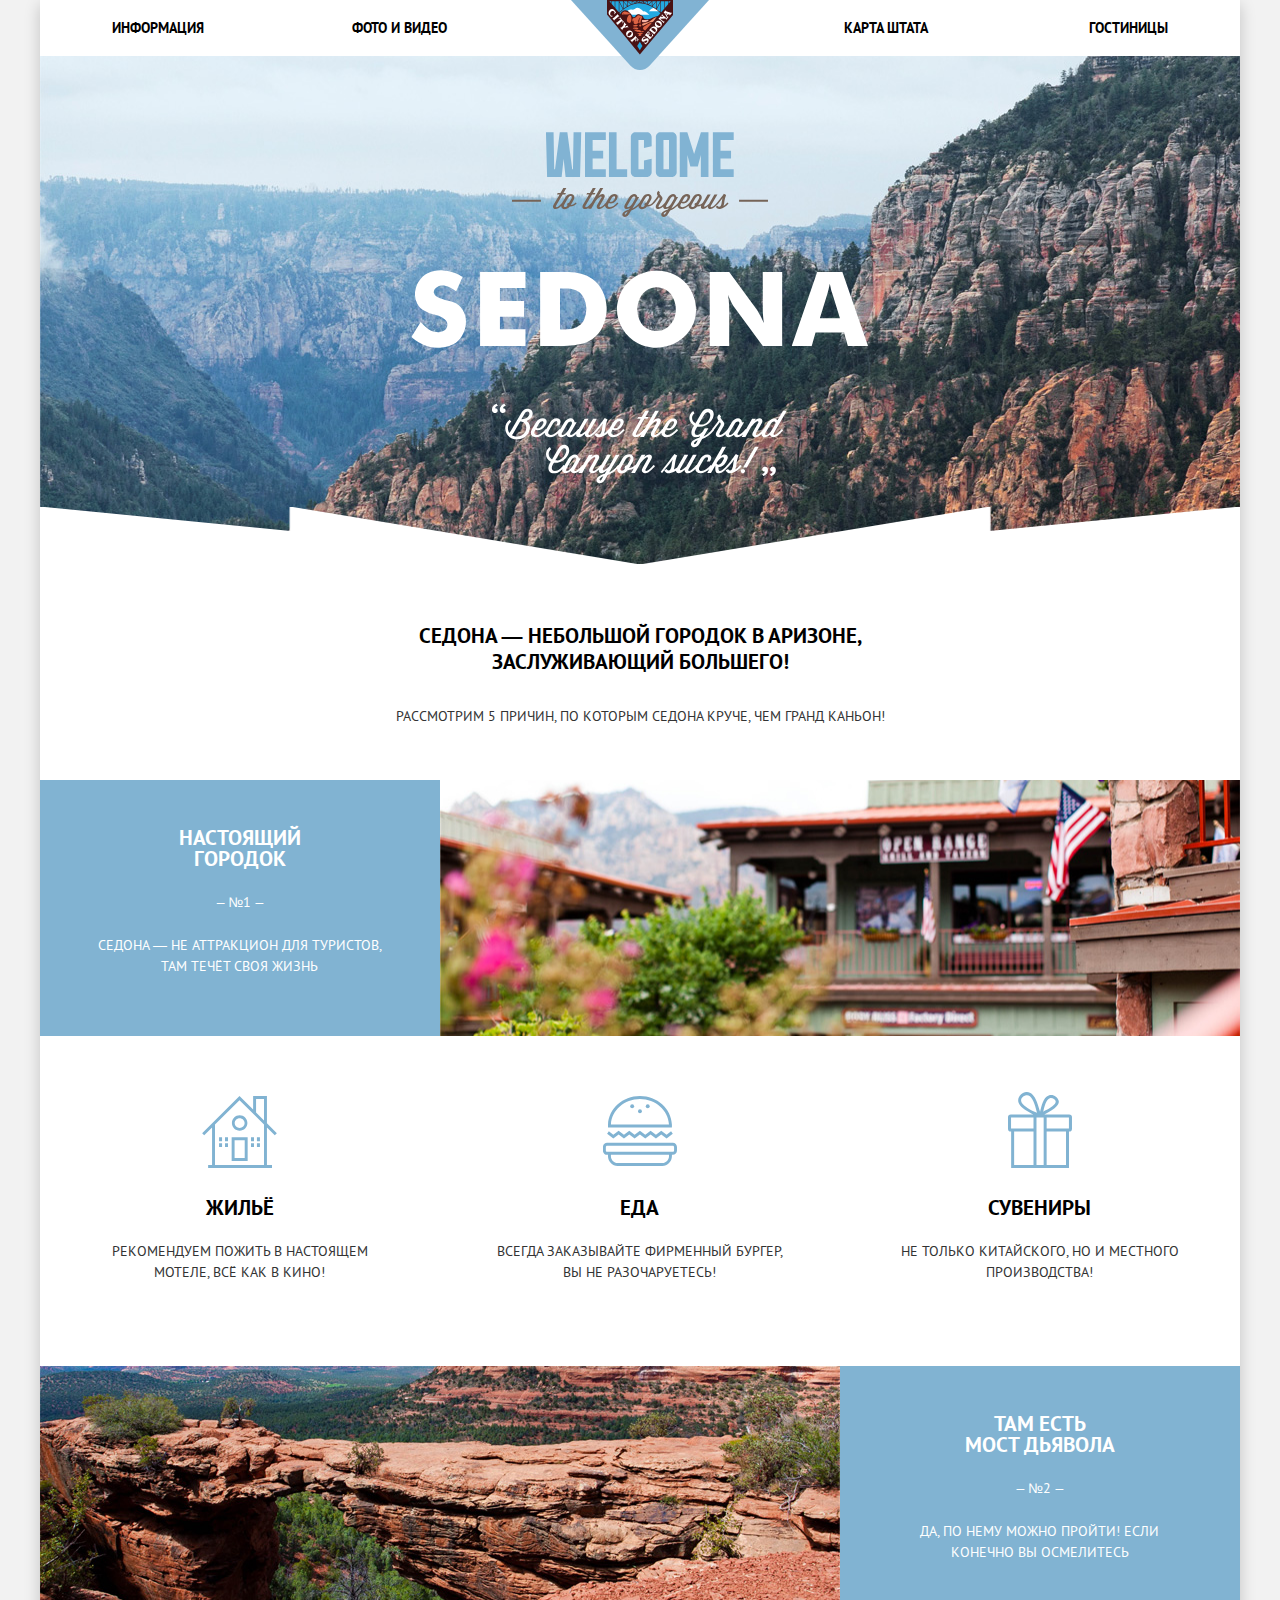
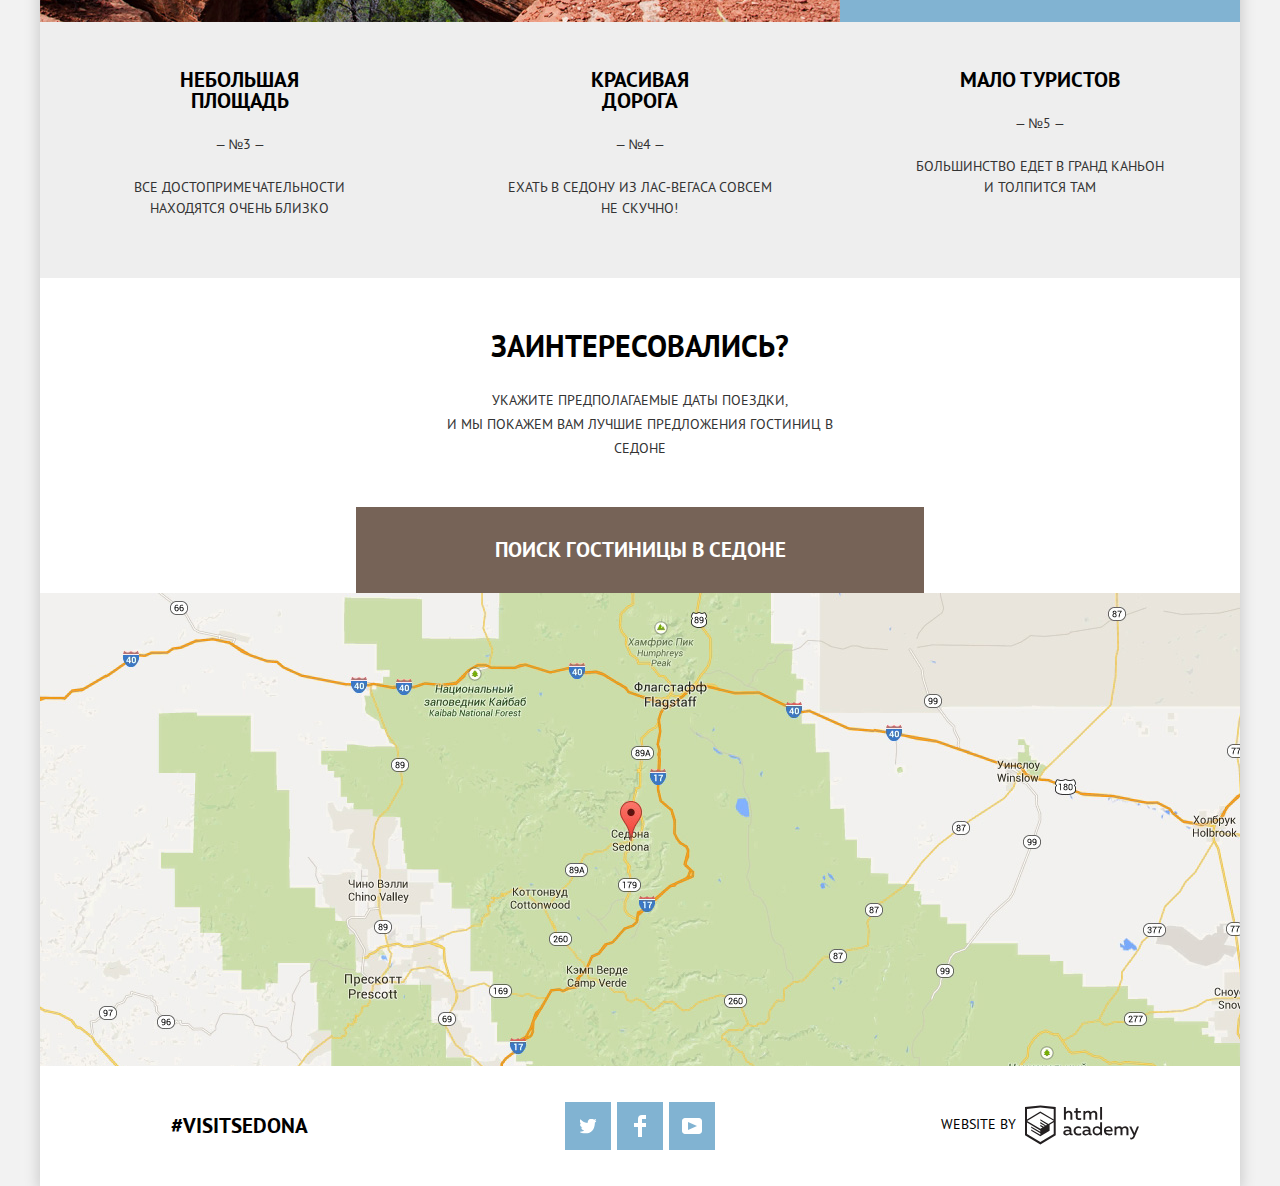
<file: index.html>
<!DOCTYPE html>
<html lang="ru">
  <head>
    <meta charset="utf-8">
    <meta name="viewport" content="width=device-width, initial-scale=1.0">
    <link rel="stylesheet" type="text/css" href="css/normalize.min.css">
    <link rel="stylesheet" type="text/css" href="css/style.min.css">
    <title>HTML Academy: Седона</title>
  </head>
  <body>
  <svg style="display: none;" xmlns="http://www.w3.org/2000/svg">
    <symbol id="logo-htmlacademy" viewBox="0 0 108 37">
      <path d="M44.61,26.88a2,2,0,0,0,.55-0.1v1.33a3.25,3.25,0,0,1-1.18.21,1.67,1.67,0,0,1-1.67-1,4.84,4.84,0,0,1-3.14,1.08c-1.51,0-2.91-.83-2.91-2.55,0-2.13,2-2.79,3.71-2.79a11.08,11.08,0,0,1,2.17.25v-0.3c0-1-.76-1.77-2.19-1.77a7.42,7.42,0,0,0-3,.64v-1.7a10.21,10.21,0,0,1,3.19-.55c2.36,0,3.81,1.12,3.81,3.65v3a0.54,0.54,0,0,0,.49.59h0.17Zm-6.44-1.13A1.35,1.35,0,0,0,39.63,27h0.11a3.39,3.39,0,0,0,2.41-1V24.58a9.72,9.72,0,0,0-1.81-.21c-1,0-2.16.33-2.16,1.38h0Zm12.36-6.11a5,5,0,0,1,2.57.64V22a4.08,4.08,0,0,0-2.3-.7,2.75,2.75,0,1,0,0,5.49,5,5,0,0,0,2.43-.64v1.71a6.27,6.27,0,0,1-2.76.57A4.21,4.21,0,0,1,46,24.51q0-.21,0-0.41a4.32,4.32,0,0,1,4.18-4.46h0.38Zm12.17,7.24a2,2,0,0,0,.55-0.1v1.33a3.25,3.25,0,0,1-1.18.21,1.67,1.67,0,0,1-1.67-1,4.84,4.84,0,0,1-3.14,1.08c-1.51,0-2.91-.83-2.91-2.55,0-2.13,2-2.79,3.71-2.79a11.08,11.08,0,0,1,2.17.25v-0.3c0-1-.76-1.77-2.19-1.77a7.42,7.42,0,0,0-3,.64v-1.7a10.21,10.21,0,0,1,3.19-.55c2.36,0,3.81,1.12,3.81,3.65v3a0.54,0.54,0,0,0,.49.59h0.17Zm-6.44-1.13A1.35,1.35,0,0,0,57.73,27h0.11a3.39,3.39,0,0,0,2.41-1V24.58a9.72,9.72,0,0,0-1.81-.21c-1.06,0-2.16.33-2.16,1.38h0ZM73,16V28.2H71.35V26.88a3.88,3.88,0,0,1-3.19,1.54,4.4,4.4,0,0,1,0-8.78,3.81,3.81,0,0,1,3,1.3V16H73Zm-4.53,5.22a2.76,2.76,0,1,0,0,5.52A2.86,2.86,0,0,0,71.15,25V23A2.91,2.91,0,0,0,68.49,21.27ZM79,19.64c3.31,0,4.46,2.68,3.92,5.09H76.7c0.21,1.5,1.67,2.11,3.19,2.11a6.11,6.11,0,0,0,2.64-.59v1.6a7.14,7.14,0,0,1-3,.57C77,28.42,74.78,27,74.78,24a4.18,4.18,0,0,1,4-4.39H79Zm0.09,1.54a2.28,2.28,0,0,0-2.44,2.1v0.06H81.3A2,2,0,0,0,79.13,21.18Zm5.73,7V19.87h1.65v1a3.81,3.81,0,0,1,2.78-1.27A2.86,2.86,0,0,1,91.89,21a4.12,4.12,0,0,1,2.91-1.33A3.06,3.06,0,0,1,98,23V28.2h-1.9V23.05a1.59,1.59,0,0,0-1.42-1.75H94.42a2.8,2.8,0,0,0-2.07,1.12V28.2h-1.9V23.05A1.59,1.59,0,0,0,89,21.31H88.8a3,3,0,0,0-2.21,1.29v5.63H84.86Zm21.31-8.33h1.9l-3.91,9.46c-0.9,2.17-2.09,2.86-3.35,2.86a4.76,4.76,0,0,1-1.1-.14V30.46a2.86,2.86,0,0,0,.85.12c0.9,0,1.58-.64,2.07-1.9l0.17-.42-4-8.4h2l2.86,6.29ZM38.73,1.46V6.22a3.81,3.81,0,0,1,2.7-1.14,3.25,3.25,0,0,1,3.44,3.4v5.15H43V8.72a1.81,1.81,0,0,0-1.61-2h-0.3a2.93,2.93,0,0,0-2.32,1.39v5.52h-1.9V1.46h1.9ZM49.94,2.31v3h3V6.91h-3v3.81c0,1.1.5,1.46,1.58,1.46a4.49,4.49,0,0,0,1.69-.33v1.6A6.8,6.8,0,0,1,51,13.8a2.55,2.55,0,0,1-2.86-2.74V6.89H46.58V5.26h1.5V2.74Zm5.4,11.31V5.28H57v1A3.81,3.81,0,0,1,59.77,5a2.86,2.86,0,0,1,2.6,1.33A4.12,4.12,0,0,1,65.28,5,3.06,3.06,0,0,1,68.44,8.4v5.21h-1.9V8.46a1.59,1.59,0,0,0-1.42-1.75H64.89a2.8,2.8,0,0,0-2.07,1.12v5.78h-1.9V8.46A1.59,1.59,0,0,0,59.5,6.71H59.27A3,3,0,0,0,57.06,8v5.63H55.34ZM71.17,1.45H73V13.6H71.17V1.45ZM14.71,0H14.55L0,1.54V28.21l14.55,8.66,14.55-8.66V1.54Zm12.5,27.1L14.55,34.64,1.9,27.12V16.18l12.59,7.5V25L5.86,19.9v1.31l8.68,5.21v1.39L5.87,22.65V24l8.68,5.21,8.75-5.24V18.31L27.2,16V27.12Zm0-12.53-3.48,2-1.6,1L14.51,13v1.31L21,18.23H21l-0.14.09-1,.54-5.37-3.2V17l4.24,2.52-1,.67-3.2-1.9v1.31l2.1,1.24L14.5,22.1,2,14.65,14.51,7.11Zm0-1.32L14.49,5.76,1.91,13.25v-10L14.56,1.92,27.21,3.25v10h0Z"></path>
    </symbol>
    <symbol id="icon-calendar" viewBox="0 0 21 22">
      <path d="M19.251 2.025h-2.845V.648c0-.381-.294-.689-.656-.689-.363 0-.656.308-.656.689v1.377h-3.938V.648c0-.381-.294-.689-.655-.689-.363 0-.657.308-.657.689v1.377H5.906V.648c0-.381-.294-.689-.656-.689-.363 0-.657.308-.657.689v1.377H1.75C.784 2.025 0 2.847 0 3.862v16.302C0 21.179.784 22 1.75 22h17.501c.966 0 1.749-.821 1.749-1.836V3.862c0-1.015-.783-1.837-1.749-1.837zm.437 18.139a.448.448 0 0 1-.437.459H1.75a.45.45 0 0 1-.438-.459V3.862a.45.45 0 0 1 .438-.459h2.844v1.378c0 .381.294.689.657.689.362 0 .656-.308.656-.689V3.403h3.938v1.378c0 .381.294.689.657.689.361 0 .655-.308.655-.689V3.403h3.938v1.378c0 .381.293.689.656.689.362 0 .656-.308.656-.689V3.403h2.845c.241 0 .437.206.437.459v16.302z"></path>
      <path d="M4.594 8.225h2.625v2.066H4.594zM4.594 11.668h2.625v2.067H4.594zM4.594 15.112h2.625v2.066H4.594zM9.188 15.112h2.625v2.066H9.188zM9.188 11.668h2.625v2.067H9.188zM9.188 8.225h2.625v2.066H9.188zM13.781 15.112h2.625v2.066h-2.625zM13.781 11.668h2.625v2.067h-2.625zM13.781 8.225h2.625v2.066h-2.625z"></path>
    </symbol>
  </svg>
    <div class="wrapper">
      <header class="main-header">
        <a class="main-header__logo">
          <img src="img/logo-sedona.svg" class="logo__img" width="138" height="70" alt="Седона">
        </a>
        <ul class="main-nav">
          <li class="main-nav__item">
            <a href="#" class="main-nav__link">Информация</a>
          </li>
          <li class="main-nav__item">
            <a href="#" class="main-nav__link">Фото и видео</a>
          </li>
          <li class="main-nav__item">
            <a href="#" class="main-nav__link">Карта штата</a>
          </li>
          <li class="main-nav__item">
            <a href="inner.html" class="main-nav__link">Гостиницы</a>
          </li>
        </ul>
      </header>
      <main class="main">
        <h1 class="visually-hidden">Седона</h1>
        <div class="intro">
          <img src="img/welcome.svg" class="intro__img" width="458" height="352" alt="Добропожаловать в Седону">
        </div>
        <p class="main__text">Седона — небольшой городок в Аризоне, заслуживающий большего!</p>
        <section class="advantage">
          <h2 class="advantage__heading">Рассмотрим 5 причин, по которым Седона круче, чем гранд каньон!</h2>
          <ul class="advantage__list">
            <li class="advantage__row  advantage__row--first">
              <div class="advantage__element  advantage__element--bg--blue">
                <h3 class="advantage__title  advantage__title--white">Настоящий городок</h3>
                <p class="advantage__text  advantage__text--white  advantage__counter">
                  Седона — не аттракцион для&nbsp;туристов, там течёт своя жизнь
                </p>
              </div>
              <div class="advantage__container-img">
                <img src="img/layer-10.jpg" class="advantage__img" width="800" height="401" alt="heart of Uptown Sedona">
              </div>
            </li>
            <li class="advantage__row">
              <div class="advantage__container-img">
                <img src="img/layer-5.jpg" class="advantage__img" width="800" height="400" alt="Мост Дьявола">
              </div>

              <div class="advantage__element  advantage__element--bg--blue">
                <h3 class="advantage__title  advantage__title--white">Там есть Мост&nbsp;дьявола</h3>
                <p class="advantage__text  advantage__text--white  advantage__counter">
                  Да, по нему можно пройти! Если конечно вы&nbsp;осмелитесь
                </p>
              </div>
            </li>
            <li class="advantage__row">
              <div class="advantage__element">
                <h3 class="advantage__title">Небольшая площадь</h3>
                <p class="advantage__text  advantage__counter">
                  Все достопримечательности находятся&nbsp;очень&nbsp;близко
                </p>
              </div>

              <div class="advantage__element">
                <h3 class="advantage__title">Красивая дорога</h3>
                <p class="advantage__text  advantage__counter">
                  Ехать в Седону из&nbsp;Лас&#x2011;Вегаса совсем не&nbsp;скучно!
                </p>
              </div>

              <div class="advantage__element">
                <h3 class="advantage__title">Мало туристов</h3>
                <p class="advantage__text  advantage__counter">
                  Большинство едет в гранд&nbsp;каньон и&nbsp;толпится&nbsp;там
                </p>
              </div>
            </li>
            <li class="advantage__row  advantage__row--second">
              <div class="advantage__service  advantage__service--housing">
                <h3 class="advantage__title">Жильё</h3>
                <p class="advantage__text">
                  Рекомендуем пожить в настоящем мотеле, всё как&nbsp;в&nbsp;кино!
                </p>
              </div>

              <div class="advantage__service  advantage__service--food">
                <h3 class="advantage__title">Еда</h3>
                <p class="advantage__text">
                  Всегда заказывайте фирменный бургер, вы не разочаруетесь!
                </p>
              </div>

              <div class="advantage__service  advantage__service--souvenir">
                <h3 class="advantage__title">Сувениры</h3>
                <p class="advantage__text">
                  Не только китайского, но и местного производства!
                </p>
              </div>
            </li>
          </ul>
        </section>
        <section class="search-hotel">
          <h2 class="search-hotel__heading">Заинтересовались?</h2>
          <p class="search-hotel__text">Укажите предполагаемые даты поездки,
            и&nbsp;мы&nbsp;покажем&nbsp;вам&nbsp;лучшие предложения гостиниц в седоне
          </p>
          <button type="button" class="search-hotel__btn">ПОИСК ГОСТИНИЦЫ В седоне</button>
          <div class="search-hotel__anchor-popup">
            <div class="search-hotel__popup">
              <form class="search-hotel__form" action="https://echo.htmlacademy.ru" method="post">
                <div class="search-hotel__element">
                  <label for="date-in" class="search-hotel__label">Дата заезда:</label>
                  <input id="date-in" class="search-hotel__input" name="hotel[date-in]" value="24 апреля 2017">
                  <button type="button" class="search-hotel__calendar-btn">
                    <svg class="search-hotel__calendar-icon" width="21" height="22">
                      <use xlink:href="#icon-calendar"></use>
                    </svg>
                  </button>
                </div>
                <div class="search-hotel__element">
                  <label for="date-out" class="search-hotel__label">Дата выезда:</label>
                  <input id="date-out" class="search-hotel__input" name="hotel[date-out]" value="4 июля 2017">
                  <button type="button" class="search-hotel__calendar-btn">
                    <svg class="search-hotel__calendar-icon" width="21" height="22">
                      <use xlink:href="#icon-calendar"></use>
                    </svg>
                  </button>
                </div>
                <div class="search-hotel__element  search-hotel__element--small">
                  <label for="adult" class="search-hotel__label">Взрослые:</label>
                  <button type="button" class="search-hotel__sing" aria-label="Уменьшить на 1"></button>
                  <input id="adult" class="search-hotel__input  search-hotel__input--small" name="hotel[adult]" value="2">
                  <button type="button" class="search-hotel__sing  search-hotel__sing--plus" aria-label="Увеличить на 1"></button>
                </div>
                <div class="search-hotel__element  search-hotel__element--small">
                  <label for="children" class="search-hotel__label  search-hotel__label--text--center">Дети:</label>
                  <button type="button" class="search-hotel__sing" aria-label="Уменьшить на 1"></button>
                  <input id="children" class="search-hotel__input  search-hotel__input--small" name="hotel[child]" value="0">
                  <button type="button" class="search-hotel__sing  search-hotel__sing--plus" aria-label="Увеличить на 1"></button>
                </div>
                <button type="submit" class="search-hotel__submit">Найти</button>
              </form>
            </div>
          </div>
        </section>
        <section class="map">
          <div id="map">
            <iframe class="map__google" src="https://www.google.com/maps/embed?pb=!1m18!1m12!1m3!1d419109.19954792055!2d-111.87754547183289!3d34.84884393587!2m3!1f0!2f0!3f0!3m2!1i1024!2i768!4f13.1!3m3!1m2!1s0x872da132f942b00d%3A0x5548c523fa6c8efd!2sSedona%2C+AZ+86336%2C+USA!5e0!3m2!1sen!2sua!4v1536066759537" allowfullscreen>
            </iframe>
          </div>
        </section>
      </main>
      <footer class="footer">
        <p class="footer__column  footer__column--text--large">
          #visitSEDONA
        </p>
        <ul class="follow-us  footer__column">
          <li class="follow-us__item">
            <a href="#" class="follow-us__link  follow-us__link--twitter" aria-label="Мы в твитере"></a>
          </li>
          <li class="follow-us__item">
            <a href="#" class="follow-us__link  follow-us__link--fb" aria-label="Мы в фейсбуке"></a>
          </li>
          <li class="follow-us__item">
            <a href="#" class="follow-us__link  follow-us__link--youtube" aria-label="Наш канал на ютубе"></a>
          </li>
        </ul>
        <p class="footer__column  footer__column--text--small">Website by
          <a href="https://htmlacademy.ru/intensive/htmlcss" class="footer_htmlacademy-link" aria-label="Профессиональный HTML и CSS, уровень 1">
            <svg class="footer__htmlacademy-logo" width="114" height="40">
              <use xlink:href="#logo-htmlacademy"></use>
            </svg>
          </a>
        </p>
      </footer>
    </div>
    <script src="js/script.min.js"></script>
  </body>
</html>
</file>
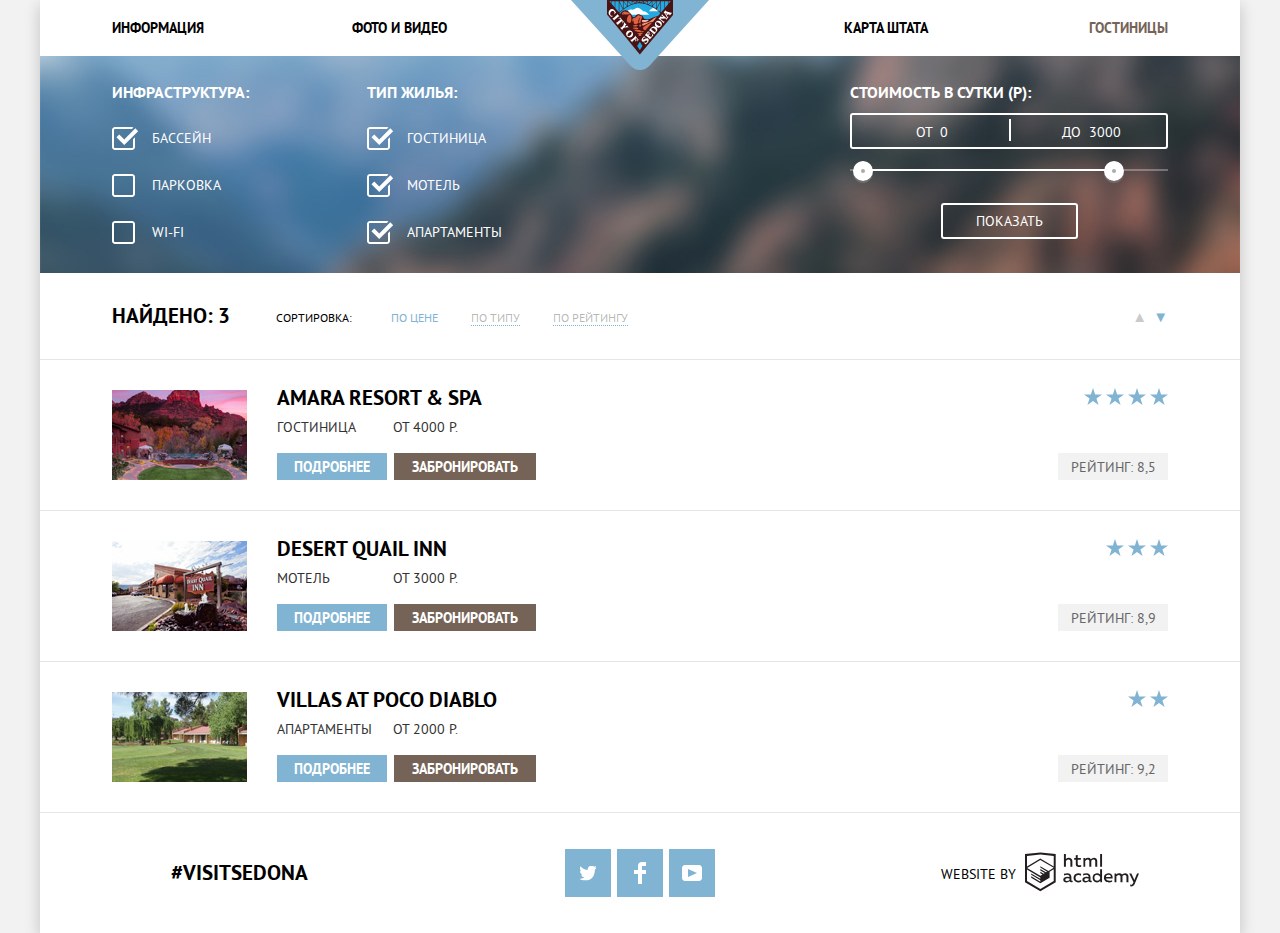
<file: inner.html>
<!DOCTYPE html>
<html lang="en">
<head>
  <meta charset="UTF-8">
  <meta name="viewport" content="width=device-width, initial-scale=1.0">
  <link rel="stylesheet" type="text/css" href="css/normalize.min.css">
  <link rel="stylesheet" type="text/css" href="css/style.min.css">
  <title>HTML Academy: Седона-отели</title>
</head>
<body>
  <svg style="display: none;" xmlns="http://www.w3.org/2000/svg" viewBox="0 0 108 37">
    <path id="logo-htmlacademy" d="M44.61,26.88a2,2,0,0,0,.55-0.1v1.33a3.25,3.25,0,0,1-1.18.21,1.67,1.67,0,0,1-1.67-1,4.84,4.84,0,0,1-3.14,1.08c-1.51,0-2.91-.83-2.91-2.55,0-2.13,2-2.79,3.71-2.79a11.08,11.08,0,0,1,2.17.25v-0.3c0-1-.76-1.77-2.19-1.77a7.42,7.42,0,0,0-3,.64v-1.7a10.21,10.21,0,0,1,3.19-.55c2.36,0,3.81,1.12,3.81,3.65v3a0.54,0.54,0,0,0,.49.59h0.17Zm-6.44-1.13A1.35,1.35,0,0,0,39.63,27h0.11a3.39,3.39,0,0,0,2.41-1V24.58a9.72,9.72,0,0,0-1.81-.21c-1,0-2.16.33-2.16,1.38h0Zm12.36-6.11a5,5,0,0,1,2.57.64V22a4.08,4.08,0,0,0-2.3-.7,2.75,2.75,0,1,0,0,5.49,5,5,0,0,0,2.43-.64v1.71a6.27,6.27,0,0,1-2.76.57A4.21,4.21,0,0,1,46,24.51q0-.21,0-0.41a4.32,4.32,0,0,1,4.18-4.46h0.38Zm12.17,7.24a2,2,0,0,0,.55-0.1v1.33a3.25,3.25,0,0,1-1.18.21,1.67,1.67,0,0,1-1.67-1,4.84,4.84,0,0,1-3.14,1.08c-1.51,0-2.91-.83-2.91-2.55,0-2.13,2-2.79,3.71-2.79a11.08,11.08,0,0,1,2.17.25v-0.3c0-1-.76-1.77-2.19-1.77a7.42,7.42,0,0,0-3,.64v-1.7a10.21,10.21,0,0,1,3.19-.55c2.36,0,3.81,1.12,3.81,3.65v3a0.54,0.54,0,0,0,.49.59h0.17Zm-6.44-1.13A1.35,1.35,0,0,0,57.73,27h0.11a3.39,3.39,0,0,0,2.41-1V24.58a9.72,9.72,0,0,0-1.81-.21c-1.06,0-2.16.33-2.16,1.38h0ZM73,16V28.2H71.35V26.88a3.88,3.88,0,0,1-3.19,1.54,4.4,4.4,0,0,1,0-8.78,3.81,3.81,0,0,1,3,1.3V16H73Zm-4.53,5.22a2.76,2.76,0,1,0,0,5.52A2.86,2.86,0,0,0,71.15,25V23A2.91,2.91,0,0,0,68.49,21.27ZM79,19.64c3.31,0,4.46,2.68,3.92,5.09H76.7c0.21,1.5,1.67,2.11,3.19,2.11a6.11,6.11,0,0,0,2.64-.59v1.6a7.14,7.14,0,0,1-3,.57C77,28.42,74.78,27,74.78,24a4.18,4.18,0,0,1,4-4.39H79Zm0.09,1.54a2.28,2.28,0,0,0-2.44,2.1v0.06H81.3A2,2,0,0,0,79.13,21.18Zm5.73,7V19.87h1.65v1a3.81,3.81,0,0,1,2.78-1.27A2.86,2.86,0,0,1,91.89,21a4.12,4.12,0,0,1,2.91-1.33A3.06,3.06,0,0,1,98,23V28.2h-1.9V23.05a1.59,1.59,0,0,0-1.42-1.75H94.42a2.8,2.8,0,0,0-2.07,1.12V28.2h-1.9V23.05A1.59,1.59,0,0,0,89,21.31H88.8a3,3,0,0,0-2.21,1.29v5.63H84.86Zm21.31-8.33h1.9l-3.91,9.46c-0.9,2.17-2.09,2.86-3.35,2.86a4.76,4.76,0,0,1-1.1-.14V30.46a2.86,2.86,0,0,0,.85.12c0.9,0,1.58-.64,2.07-1.9l0.17-.42-4-8.4h2l2.86,6.29ZM38.73,1.46V6.22a3.81,3.81,0,0,1,2.7-1.14,3.25,3.25,0,0,1,3.44,3.4v5.15H43V8.72a1.81,1.81,0,0,0-1.61-2h-0.3a2.93,2.93,0,0,0-2.32,1.39v5.52h-1.9V1.46h1.9ZM49.94,2.31v3h3V6.91h-3v3.81c0,1.1.5,1.46,1.58,1.46a4.49,4.49,0,0,0,1.69-.33v1.6A6.8,6.8,0,0,1,51,13.8a2.55,2.55,0,0,1-2.86-2.74V6.89H46.58V5.26h1.5V2.74Zm5.4,11.31V5.28H57v1A3.81,3.81,0,0,1,59.77,5a2.86,2.86,0,0,1,2.6,1.33A4.12,4.12,0,0,1,65.28,5,3.06,3.06,0,0,1,68.44,8.4v5.21h-1.9V8.46a1.59,1.59,0,0,0-1.42-1.75H64.89a2.8,2.8,0,0,0-2.07,1.12v5.78h-1.9V8.46A1.59,1.59,0,0,0,59.5,6.71H59.27A3,3,0,0,0,57.06,8v5.63H55.34ZM71.17,1.45H73V13.6H71.17V1.45ZM14.71,0H14.55L0,1.54V28.21l14.55,8.66,14.55-8.66V1.54Zm12.5,27.1L14.55,34.64,1.9,27.12V16.18l12.59,7.5V25L5.86,19.9v1.31l8.68,5.21v1.39L5.87,22.65V24l8.68,5.21,8.75-5.24V18.31L27.2,16V27.12Zm0-12.53-3.48,2-1.6,1L14.51,13v1.31L21,18.23H21l-0.14.09-1,.54-5.37-3.2V17l4.24,2.52-1,.67-3.2-1.9v1.31l2.1,1.24L14.5,22.1,2,14.65,14.51,7.11Zm0-1.32L14.49,5.76,1.91,13.25v-10L14.56,1.92,27.21,3.25v10h0Z" transform="translate(0 -0.02)"></path>
  </svg>
  <div class="wrapper">
    <header class="main-header">
      <a href="index.html" class="main-header__logo" aria-label="Перейти на главную страницу">
        <img src="img/logo-sedona.svg" class="logo__img" width="138" height="70" alt="Седона">
      </a>
      <ul class="main-nav">
        <li class="main-nav__item">
          <a href="#" class="main-nav__link">Информация</a>
        </li>
        <li class="main-nav__item">
          <a href="#" class="main-nav__link">Фото и видео</a>
        </li>
        <li class="main-nav__item">
          <a href="#" class="main-nav__link">Карта штата</a>
        </li>
        <li class="main-nav__item">
          <a class="main-nav__link  main-nav__link--active">Гостиницы</a>
        </li>
      </ul>
    </header>
    <main class="main">
      <form class="filters" action="https://echo.htmlacademy.ru" method="get">
        <fieldset class="filters__group">
          <legend class="filters__group-name">Инфраструктура:</legend>

          <input type="checkbox" id="pool" class="visually-hidden" name="filters[pool]" value="true" checked>
          <label for="pool" class="filters__checkbox">Бассейн</label>

          <input type="checkbox" id="parking" class="visually-hidden" name="filters[parking]" value="true">
          <label for="parking" class="filters__checkbox">Парковка</label>

          <input type="checkbox" id="wi-fi" class="visually-hidden" name="filters[wi-fi]" value="true">
          <label for="wi-fi" class="filters__checkbox">Wi-Fi</label>
        </fieldset>
        <fieldset class="filters__group  filters__group--center">
          <legend class="filters__group-name">Тип жилья:</legend>

          <input type="checkbox" id="hotel" class="visually-hidden" name="filters[hotel]" value="true" checked>
          <label for="hotel" class="filters__checkbox">Гостиница</label>

          <input type="checkbox" id="motel" class="visually-hidden" name="filters[motel]" value="true" checked>
          <label for="motel" class="filters__checkbox">Мотель</label>

          <input type="checkbox" id="apartment" class="visually-hidden" name="filters[apartment]" value="true" checked>
          <label for="apartment" class="filters__checkbox">Апартаменты</label>
        </fieldset>
        <fieldset class="filters__group  filters__group--right">
          <legend class="filters__group-name  filters__group-name--margin">Стоимость в сутки (Р):</legend>
          <div class="slider">
            <div class="slider__value-fields">
              <label class="slider__text-field  slider__text-field--divide-line">
                от
                <input id="left-value-field" type="text" class="slider__input" name="filters[price-min]" value="0">
              </label>
              <label class="slider__text-field">
                До
                <input id="right-value-field" type="text" class="slider__input  slider__input--right" name="filters[price-max]" value="3000">
              </label>
            </div>
            <div class="slider__path-bar">
              <div class="slider__bar">
                <span class="slider__pin  slider__pin--left" tabindex="0" aria-label="Установить минимальную"></span>
                <span class="slider__pin  slider__pin--right" tabindex="0" aria-label="Установить максимальную"></span>
              </div>
            </div>
          </div>
          <div class="filters__wrapper-btn">
            <button type="submit" class="filters__btn">Показать</button>
          </div>
        </fieldset>
      </form>
      <div class="sort">
        <div class="sort__resume">Найдено: 3</div>
        <div class="sort__title">Сортировка:</div>
        <ul class="sort__list">
          <li class="sort__item-type">
            <a class="sort__link  sort__link--active">По цене</a>
          </li>
          <li class="sort__item-type">
            <a href="#" class="sort__link">По типу</a>
          </li>
          <li class="sort__item-type">
            <a href="#" class="sort__link">По рейтингу</a>
          </li>
        </ul>
        <ul class="sort__list  sort__list--right">
          <li class="sort__item-by">
            <a href="#" class="sort__direction" aria-label="Сортировать по возрастанию">&#9650;</a>
          </li>
          <li class="sort__item-by">
            <a class="sort__direction  sort__direction--active" aria-label="Сортировать по убыванию">&#9660;</a>
          </li>
        </ul>
      </div>
      <ul class="catalog">
        <li class="catalog__item">
          <div class="inn">
            <img src="img/layer-21.jpg" class="inn__img" width="135" height="90" alt="Изовражение гостиницы">
            <div class="inn__container">
              <h3 class="inn__heading">Amara Resort & Spa</h3>
              <div class="inn__stars">
                <img src="img/star.svg" class="inn__star-img" width="18" height="17" alt="Звезда">
                <img src="img/star.svg" class="inn__star-img" width="18" height="17" alt="Звезда">
                <img src="img/star.svg" class="inn__star-img" width="18" height="17" alt="Звезда">
                <img src="img/star.svg" class="inn__star-img" width="18" height="17" alt="Звезда">
              </div>
              <p class="inn__text">
                <span class="inn__text-cell">Гостиница</span>
                <span class="inn__text-cell">От 4000 Р.</span>
              </p>
              <div class="inn__buttons-row">
                <a href="#" class="inn__btn">Подробнее</a>
                <a href="#" class="inn__btn  inn__btn--reserve">Забронировать</a>
              </div>
              <div class="inn__rating">Рейтинг: 8,5</div>
            </div>
          </div>
        </li>
        <li class="catalog__item">
          <div class="inn">
            <img src="img/layer-89-copy.jpg" class="inn__img" width="135" height="90"  alt="Изовражение гостиницы">
            <div class="inn__container">
              <h3 class="inn__heading">Desert Quail Inn</h3>
              <div class="inn__stars">
                <img src="img/star.svg" class="inn__star-img" width="18" height="17" alt="Звезда">
                <img src="img/star.svg" class="inn__star-img" width="18" height="17" alt="Звезда">
                <img src="img/star.svg" class="inn__star-img" width="18" height="17" alt="Звезда">
              </div>
              <p class="inn__text">
                <span class="inn__text-cell">Мотель</span>
                <span class="inn__text-cell">От 3000 Р.</span>
              </p>
              <div class="inn__buttons-row">
                <a href="#" class="inn__btn">Подробнее</a>
                <a href="#" class="inn__btn  inn__btn--reserve">Забронировать</a>
              </div>
              <div class="inn__rating">Рейтинг: 8,9</div>
            </div>
          </div>
        </li>
        <li class="catalog__item">
          <div class="inn">
            <img src="img/layer-22.jpg" class="inn__img" width="135" height="90" alt="Изовражение гостиницы">
            <div class="inn__container">
              <h3 class="inn__heading">Villas at Poco Diablo</h3>
              <div class="inn__stars">
                <img src="img/star.svg" class="inn__star-img" width="18" height="17" alt="Звезда">
                <img src="img/star.svg" class="inn__star-img" width="18" height="17" alt="Звезда">
              </div>
              <p class="inn__text">
                <span class="inn__text-cell">Апартаменты</span>
                <span class="inn__text-cell">От 2000 Р.</span>
              </p>
              <div class="inn__buttons-row">
                <a href="#" class="inn__btn">Подробнее</a>
                <a href="#" class="inn__btn  inn__btn--reserve">Забронировать</a>
              </div>
              <div class="inn__rating">Рейтинг: 9,2</div>
            </div>
          </div>
        </li>
      </ul>
    </main>
    <footer class="footer">
      <p class="footer__column  footer__column--text--large">
        #visitSEDONA
      </p>
      <ul class="follow-us  footer__column">
        <li class="follow-us__item">
          <a href="#" class="follow-us__link  follow-us__link--twitter" aria-label="Мы в твитере"></a>
        </li>
        <li class="follow-us__item">
          <a href="#" class="follow-us__link  follow-us__link--fb" aria-label="Мы в фейсбуке"></a>
        </li>
        <li class="follow-us__item">
          <a href="#" class="follow-us__link  follow-us__link--youtube" aria-label="Наш канал на ютубе"></a>
        </li>
      </ul>
      <p class="footer__column  footer__column--text--small">Website by
        <a href="https://htmlacademy.ru/intensive/htmlcss" aria-label="Профессиональный HTML и CSS, уровень 1">
          <svg class="footer__htmlacademy-logo" xmlns="http://www.w3.org/2000/svg" viewBox="0 0 108 37">
            <use href="#logo-htmlacademy"></use>
          </svg>
        </a>
      </p>
    </footer>
  </div>
</body>
</html>
</file>
<file: css/style.min.css>
@font-face{font-family:'PT Sans';font-weight:400;font-style:normal;src:local('PT Sans'),local('PTSans-Regular'),url(../fonts/ptsans.woff2) format('woff2'),url(../fonts/ptsans.woff) format('woff')}@font-face{font-family:'PT Sans';font-weight:700;font-style:normal;src:local('PT Sans Bold'),local('PTSans-Bold'),url(../fonts/ptsansbold.woff2) format('woff2'),url(../fonts/ptsansbold.woff) format('woff')}*,:after,:before{-webkit-box-sizing:inherit;box-sizing:inherit}html{-webkit-box-sizing:border-box;box-sizing:border-box}.wrapper,body{min-width:768px}body{font-family:'PT Sans',Arial,sans-serif;font-size:14px;font-weight:400;font-style:normal;line-height:21px;color:#333;background-color:#f2f2f2}.wrapper{max-width:1200px;margin:0 auto;background-color:#fff;-webkit-box-shadow:0 5px 15px rgba(0,1,1,.2);box-shadow:0 5px 15px rgba(0,1,1,.2)}.main-header{position:relative}.main-header__logo{position:absolute;top:0;left:50%;display:block;-webkit-transform:translateX(-50%);-ms-transform:translateX(-50%);transform:translateX(-50%)}.main-nav{display:-webkit-box;display:-ms-flexbox;display:flex;-webkit-box-orient:horizontal;-webkit-box-direction:normal;-ms-flex-direction:row;flex-direction:row;margin:0;padding:0 6%;list-style:none;background-color:#fff;-webkit-box-align:stretch;-ms-flex-align:stretch;align-items:stretch;-webkit-box-pack:start;-ms-flex-pack:start;justify-content:flex-start;-ms-flex-wrap:wrap;flex-wrap:wrap}.main-nav__item{display:block;width:130px;min-height:56px;padding-top:15px;margin-right:calc(22.72% - 130px);text-align:left}.main-nav__item:nth-child(4n),.main-nav__item:nth-child(4n-1){margin-right:0;text-align:right}.main-nav__item:nth-child(4n){margin-left:calc(22.72% - 130px)}.main-nav__item:nth-child(4n-1){margin-left:calc(31.82% - 130px)}.main-nav__link{font-family:'PT Sans',Arial,sans-serif;font-size:14px;font-weight:700;font-style:normal;line-height:26px;max-width:110px;text-decoration:none;text-transform:uppercase;word-break:break-all;color:#000;background-color:#fff}.main-nav__link:hover{color:#81b3d2}.main-nav__link:active{color:rgba(0,0,0,.3)}.main-nav__link.main-nav__link--active{color:#766357}.main{display:block}.intro{height:512px;margin-bottom:55px;padding-top:76px;background:#a2b6c5 url(../img/background-photo.jpg) 50% 28.8%;background-size:100% auto}.intro::after{display:block;height:62px;content:'';border-bottom:5px solid #fff;background:url(../img/polygon.png) no-repeat center;background-size:100.2% 59px}.intro__img{display:block;margin:0 auto 23px}.main__text{font-family:'PT Sans',Arial,sans-serif;font-size:21px;font-weight:700;font-style:normal;line-height:26px;width:500px;margin:0 auto 28px;text-align:center;text-transform:uppercase;color:#000;background-color:#fff}.advantage{margin-bottom:50px}.advantage__heading{font-family:'PT Sans',Arial,sans-serif;font-size:14px;font-weight:400;font-style:normal;line-height:26px;width:700px;margin:0 auto 51px;text-align:center;text-transform:uppercase;color:#333}.advantage__list,.advantage__row{display:-webkit-box;display:-ms-flexbox;display:flex;-webkit-box-direction:normal;-webkit-box-align:stretch;-ms-flex-align:stretch;align-items:stretch}.advantage__list{margin:0;padding:0;list-style:none;counter-reset:ad-number;-webkit-box-orient:vertical;-ms-flex-direction:column;flex-direction:column}.advantage__row{-webkit-box-orient:horizontal;-ms-flex-direction:row;flex-direction:row;-webkit-box-ordinal-group:4;-ms-flex-order:3;order:3}.advantage__row--first{-webkit-box-ordinal-group:2;-ms-flex-order:1;order:1}.advantage__row--second{-webkit-box-ordinal-group:3;-ms-flex-order:2;order:2}.advantage__element{width:33.33%;min-height:256px;padding:47px 0 15px;background-color:#eee}.advantage__element--bg--blue{background-color:#81b3d2}.advantage__service{width:33.33%;min-height:330px;padding:60px 0 15px;background-color:#fff}.advantage__service--housing::before{display:block;width:75px;height:72px;margin:0 auto 29px;content:url(../img/icon-1.svg)}.advantage__service--food::before{display:block;width:74px;height:70px;margin:0 auto 31px;content:url(../img/icon-3.svg)}.advantage__service--souvenir::before{display:block;width:64px;height:76px;margin:-4px auto 29px;content:url(../img/icon-2.svg)}.advantage__container-img{position:relative;overflow:hidden;width:66.66%;min-height:256px}.advantage__img{position:absolute;top:48%;left:0;width:100%;height:auto;-webkit-transform:translateY(-50%);-ms-transform:translateY(-50%);transform:translateY(-50%)}.advantage__text,.advantage__title{font-family:'PT Sans',Arial,sans-serif;font-style:normal;line-height:21px;text-align:center;text-transform:uppercase;background-color:transparent}.advantage__title{width:160px;font-size:21px;font-weight:700;margin:0 auto 23px;color:#000}.advantage__text{font-size:14px;font-weight:400;margin:0 12%;color:#333}.advantage__text--white,.advantage__title--white{color:#fff}.advantage__counter::before,.search-hotel__heading,.search-hotel__text{font-family:'PT Sans',Arial,sans-serif;text-align:center;text-transform:uppercase}.advantage__counter::before{font-style:normal;display:block;margin-bottom:22px;content:'– №' counter(ad-number) ' –';counter-increment:ad-number;font-size:14px;font-weight:400;line-height:21px}.search-hotel__heading,.search-hotel__text{font-size:30px;font-weight:700;line-height:36px;width:680px;margin:0 auto 24px;color:#000;background-color:#fff}.search-hotel__text{font-size:14px;font-weight:400;line-height:24px;width:440px;margin:0 auto 47px;color:#333}.search-hotel__btn{background-color:#766357}.search-hotel__btn,.search-hotel__submit{font-family:'PT Sans',Arial,sans-serif;font-size:21px;font-weight:700;line-height:26px;text-align:center;text-transform:uppercase;color:#fff;border:0}.search-hotel__btn{display:block;width:568px;min-height:86px;margin:0 auto;padding:25px 50px}.search-hotel__btn:focus,.search-hotel__btn:hover{outline:0;background-color:#604e43}.search-hotel__btn:active{color:rgba(255,255,255,.3);background-color:#503e33}.search-hotel__anchor-popup{position:relative;width:568px;height:0;margin:0 auto}.hide-popup{display:none}.search-hotel__form,.search-hotel__popup{-webkit-transform:scaleY(1);-ms-transform:scaleY(1);transform:scaleY(1)}.search-hotel__popup{top:0;left:0;overflow:hidden;width:100%;-webkit-transition-timing-function:linear;-o-transition-timing-function:linear;transition-timing-function:linear;-webkit-box-shadow:0 7px 15px 0 rgba(0,1,1,.15);box-shadow:0 7px 15px 0 rgba(0,1,1,.15);position:absolute;-webkit-transition-duration:550ms;-o-transition-duration:550ms;transition-duration:550ms;-webkit-transform-origin:top;-ms-transform-origin:top;transform-origin:top}.slim-up-popup .search-hotel__popup{-webkit-transform:scaleY(0);-ms-transform:scaleY(0);transform:scaleY(0)}.search-hotel__form{position:relative;display:-webkit-box;display:-ms-flexbox;display:flex;padding:55px;-webkit-transition-delay:50ms;-o-transition-delay:50ms;transition-delay:50ms;-webkit-transition-timing-function:cubic-bezier(.08,.77,.22,.92);-o-transition-timing-function:cubic-bezier(.08,.77,.22,.92);transition-timing-function:cubic-bezier(.08,.77,.22,.92);-webkit-transition-duration:500ms;-o-transition-duration:500ms;transition-duration:500ms;-webkit-transform-origin:bottom;-ms-transform-origin:bottom;transform-origin:bottom;background-color:#fff;-ms-flex-wrap:wrap;flex-wrap:wrap}.slim-up-popup .search-hotel__form{-webkit-transition-delay:0ms;-o-transition-delay:0ms;transition-delay:0ms;-webkit-transition-timing-function:cubic-bezier(.77,.08,.92,.22);-o-transition-timing-function:cubic-bezier(.77,.08,.92,.22);transition-timing-function:cubic-bezier(.77,.08,.92,.22);-webkit-transform:scaleY(10);-ms-transform:scaleY(10);transform:scaleY(10)}.search-hotel__submit{width:458px;min-height:58px;margin-top:24px;padding:10px 50px;background-color:#81b3d2}.search-hotel__submit:focus,.search-hotel__submit:hover{background-color:#669ec0}.search-hotel__submit:active{color:rgba(255,255,255,.3);outline:0;background-color:#5496bd}.search-hotel__element{position:relative;margin-bottom:30px}.search-hotel__element--small{width:229px}.search-hotel__input,.search-hotel__label,.search-hotel__sing{font-family:'PT Sans',Arial,sans-serif;font-size:14px;font-weight:700;line-height:26px;text-transform:uppercase;color:#000;outline:0}.search-hotel__input{width:343px;height:38px;padding:0 30px 0 8px;border:2px solid #f2f2f2;background-color:#f2f2f2}.search-hotel__input:hover{border-color:#ebebeb;background-color:#ebebeb}.search-hotel__input:focus{background-color:#fff}.search-hotel__label{display:inline-block;width:111px;height:38px;padding-top:6px;vertical-align:top;background-color:#fff}.search-hotel__calendar-btn{position:absolute;top:7px;right:8px;width:21px;height:22px;padding:0;border:0;outline:0;background:0 0;fill:#a9a9a9}.search-hotel__calendar-btn:hover .search-hotel__calendar-icon{fill:#000}.search-hotel__calendar-btn:active .search-hotel__calendar-icon{fill:#81b3d2}.search-hotel__label--text--center{padding-left:27px;text-align:center}.search-hotel__input--small{width:38px;margin:0 -4px;padding:0 0 0 13px}.search-hotel__sing{position:relative;width:38px;height:38px;padding:0;vertical-align:top;border:0;background-color:#f2f2f2}.search-hotel__sing--plus::after,.search-hotel__sing::before{position:absolute;top:19px;right:19px;width:11px;height:3px;content:'';-webkit-transform:translate(50%,-50%);-ms-transform:translate(50%,-50%);transform:translate(50%,-50%);background-color:#a9a9a9}.search-hotel__sing--plus::after{width:3px;height:11px}.search-hotel__sing--plus:hover::after,.search-hotel__sing:focus.search-hotel__sing--plus::after,.search-hotel__sing:focus.search-hotel__sing::before,.search-hotel__sing:hover::before{background-color:#000}.search-hotel__sing:active.search-hotel__sing--plus::after,.search-hotel__sing:active.search-hotel__sing::before{background-color:#81b3d2}.map,.map__google{width:100%;height:473px}.map{background:url(../img/map.jpg) 50% 0}.map__google{border:0}.footer{display:-webkit-box;display:-ms-flexbox;display:flex}.footer__column{width:33.33%;min-height:120px;margin:0;padding:0}.follow-us{display:-webkit-box;display:-ms-flexbox;display:flex;-webkit-box-orient:horizontal;-webkit-box-direction:normal;-ms-flex-direction:row;flex-direction:row;padding:30px 0;list-style:none;-webkit-box-pack:center;-ms-flex-pack:center;justify-content:center;-webkit-box-align:start;-ms-flex-align:start;align-items:flex-start}.follow-us__item{margin:6px 3px}.follow-us__link{position:relative;display:block;width:46px;height:48px;background-color:#81b3d2}.follow-us__link:hover{background-color:#669ec0}.follow-us__link:active{background-color:#5496bd}.follow-us__link::before{position:absolute;right:50%;bottom:50%;-webkit-transform:translate(50%,50%);-ms-transform:translate(50%,50%);transform:translate(50%,50%)}.follow-us__link:active::before{opacity:.3}.follow-us__link--twitter::before{width:17px;height:15px;content:url(../img/twitter.svg)}.follow-us__link--fb::before{width:12px;height:22px;content:url(../img/fb-icon.svg)}.follow-us__link--youtube::before{width:20px;height:16px;content:url(../img/youtube.svg)}.footer__column--text--large,.footer__column--text--small{font-family:'PT Sans',Arial,sans-serif;font-size:21px;font-weight:700;line-height:1.24;padding:47px 50px 40px;text-align:center;text-transform:uppercase;color:#000;background-color:#fff}.footer__column--text--small{font-size:14px;font-weight:400;line-height:26px;padding:45px 30px 25px}.footer_htmlacademy-link{display:inline-block;width:118px;height:40px;vertical-align:top}.footer__htmlacademy-logo{width:114px;height:40px;margin:-6px 0 0 5px;vertical-align:middle;fill:#231f20}.footer__htmlacademy-logo:hover{fill:#81b3d2}.footer__htmlacademy-logo:active{fill:#bdbbbc}.filters{display:-webkit-box;display:-ms-flexbox;display:flex;-webkit-box-orient:horizontal;-webkit-box-direction:normal;-ms-flex-direction:row;flex-direction:row;min-height:216px;padding:26px 6% 4px;background:#a2b6c5 url(../img/filter-background.jpg) center;background-size:100% auto;-webkit-box-align:start;-ms-flex-align:start;align-items:flex-start}.filters__group{width:216px;margin:0;padding:0;border:0}.filters__group--center{margin-left:3.74%}.filters__group--right{width:30.1%;min-width:222px;margin-left:auto}.filters__group-name{font-family:'PT Sans',Arial,sans-serif;font-size:16px;font-weight:700;line-height:21px;margin-bottom:25px;text-transform:uppercase;color:#fff;background-color:transparent}.filters__group-name--margin{margin-bottom:10px}.filters__btn,.filters__checkbox,.filters__label-input,.slider__input,.slider__text-field{font-family:'PT Sans',Arial,sans-serif;font-size:14px;line-height:21px;text-transform:uppercase;color:#fff;background-color:transparent}.filters__checkbox{position:relative;display:block;width:175px;margin-bottom:26px;padding-left:40px}.filters__checkbox:before{position:absolute;top:-1px;left:0;width:23px;height:23px;content:url(../img/checkbox-off.svg)}input[type=checkbox]:focus+.filters__checkbox:before{outline:2px solid #87cefa}input[type=checkbox]:checked+.filters__checkbox:before{width:27px;content:url(../img/checkbox-on.svg)}input[type=checkbox]:disabled+.filters__checkbox:before{width:23px;content:url(../img/checkbox-off-gray.svg)}input[type=checkbox]:disabled:checked+.filters__checkbox:before{width:27px;content:url(../img/checkbox-on-gray.svg)}.filters__wrapper-btn{text-align:center}.filters__btn,.slider__value-fields{border:2px solid #fff;border-radius:3px}.filters__btn{min-width:137px;max-width:220px;min-height:36px;margin-bottom:18px}.filters__btn:hover{color:#000;background-color:#fff}.slider__value-fields{display:-webkit-box;display:-ms-flexbox;display:flex;-webkit-box-orient:horizontal;-webkit-box-direction:normal;-ms-flex-direction:row;flex-direction:row;width:100%;height:36px;margin:0 0 20px;padding-bottom:2px;-webkit-box-align:center;-ms-flex-align:center;align-items:center}.slider__text-field{width:50%;height:22px;padding-right:25%;text-align:right;-webkit-box-flex:1;-ms-flex-positive:1;flex-grow:1}.slider__text-field--divide-line{-webkit-box-shadow:2px 0 0 #fff;box-shadow:2px 0 0 #fff}.slider__input{width:60px;margin-right:-65px;border-color:transparent}.slider__input--right{margin-right:-57px}.slider__path-bar{width:100%;height:2px;margin-bottom:32px;background-color:rgba(255,255,255,.3)}.slider__bar{position:relative;height:2px;margin-right:17%;margin-left:4%;background-color:#fff}.slider__pin{position:absolute;top:-8px;width:20px;height:23px;border-radius:40%;background-image:url(../img/filter-button.svg)}.slider__pin:hover{-webkit-transform:scale(1.1);-ms-transform:scale(1.1);transform:scale(1.1)}.slider__pin--left{left:-10px}.slider__pin--right{right:-10px}.sort{display:-webkit-box;display:-ms-flexbox;display:flex;-webkit-box-orient:horizontal;-webkit-box-direction:normal;-ms-flex-direction:row;flex-direction:row;min-height:87px;padding:30px 6%;border-bottom:1px solid #e5e5e5;-webkit-box-align:start;-ms-flex-align:start;align-items:flex-start}.sort__resume,.sort__title{font-family:'PT Sans',Arial,sans-serif;text-transform:uppercase;color:#000;background-color:#fff}.sort__resume{padding-right:10px;font-size:21px;font-weight:700;line-height:26px;width:164px}.sort__title{font-size:12px;font-weight:400;line-height:18px;width:100px;margin-top:6px}.sort__list{display:-webkit-box;display:-ms-flexbox;display:flex;-webkit-box-orient:horizontal;-webkit-box-direction:normal;-ms-flex-direction:row;flex-direction:row;max-width:350px;margin:4px 0 0;padding:0;list-style:none;-ms-flex-wrap:wrap;flex-wrap:wrap}.sort__list--right{max-width:42px;margin-left:auto}.sort__item-type{margin-right:18px;margin-left:15px}.sort__item-by{margin-left:6px}.sort__direction,.sort__link{font-family:'PT Sans',Arial,sans-serif;text-decoration:none;text-transform:uppercase;background-color:#fff}.sort__direction{color:#cacaca;font-size:15px;font-weight:700;line-height:15px}.sort__direction:hover{color:#231f20}.sort__direction.sort__direction--active,.sort__direction:active,.sort__link:hover{color:#81b3d2}.sort__link{font-size:12px;font-weight:400;line-height:18px;color:rgba(0,0,0,.3);border-bottom:1px dotted #81b3d2}.sort__link:active{color:#000;border-color:transparent}.sort__link.sort__link--active{color:#81b3d2;border-color:transparent}.catalog{margin:0;padding:0;list-style:none}.catalog__item{padding:30px 0;border-bottom:1px solid #e5e5e5}.inn{display:-webkit-box;display:-ms-flexbox;display:flex;-webkit-box-orient:horizontal;-webkit-box-direction:normal;-ms-flex-direction:row;flex-direction:row;-webkit-box-align:start;-ms-flex-align:start;align-items:flex-start}.inn__img{width:135px;height:90px;margin-left:6%}.inn__container{display:-webkit-box;display:-ms-flexbox;display:flex;-webkit-box-orient:horizontal;-webkit-box-direction:normal;-ms-flex-direction:row;flex-direction:row;width:74.3%;margin-right:6%;margin-left:30px;-ms-flex-wrap:wrap;flex-wrap:wrap;-webkit-box-align:start;-ms-flex-align:start;align-items:flex-start;-webkit-box-pack:start;-ms-flex-pack:start;justify-content:flex-start}.inn__heading{font-family:'PT Sans',Arial,sans-serif;font-size:21px;font-weight:700;line-height:26px;width:400px;margin:-5px 0 0;text-align:left;text-transform:uppercase;color:#000;background-color:#fff}.inn__heading:hover{color:#81b3d2}.inn__heading:active{color:rgba(0,0,0,.3)}.inn__stars{width:110px;margin-top:-2px;margin-left:calc(100% - 510px);text-align:right}.inn__star-img{width:18px;height:17px}.inn__text{font-family:'PT Sans',Arial,sans-serif;font-size:14px;font-weight:400;line-height:21px;max-width:400px;margin:6px 0 0;text-align:left;text-transform:uppercase;color:#333;background-color:#fff}.inn__text-cell{display:inline-block;width:112px;padding-right:5px;vertical-align:top}.inn__buttons-row{width:calc(100% - 120px);margin-top:15px}.inn__btn{font-family:'PT Sans',Arial,sans-serif;font-size:14px;font-weight:700;line-height:21px;display:inline-block;min-width:110px;max-width:180px;min-height:27px;padding:4px 8px 2px;text-align:center;vertical-align:top;text-decoration:none;text-transform:uppercase;color:#fff;background-color:#81b3d2}.inn__btn--reserve{min-width:142px;margin-left:3px;background-color:#766357}.inn__btn:hover{background-color:#669ec0}.inn__btn--reserve:hover{background-color:#604e43}.inn__btn:active{color:rgba(255,255,255,.3)}.inn__rating{font-family:'PT Sans',Arial,sans-serif;font-size:14px;font-weight:400;line-height:21px;width:110px;min-height:27px;margin-top:15px;margin-left:auto;padding:4px 5px 2px;text-align:center;text-decoration:none;text-transform:uppercase;color:#666;background-color:#f2f2f2}.visually-hidden{position:absolute;overflow:hidden;clip:rect(0 0 0 0);width:1px;height:1px;margin:-1px;padding:0;white-space:nowrap;border:0;-webkit-clip-path:inset(100%);clip-path:inset(100%)}
</file>
